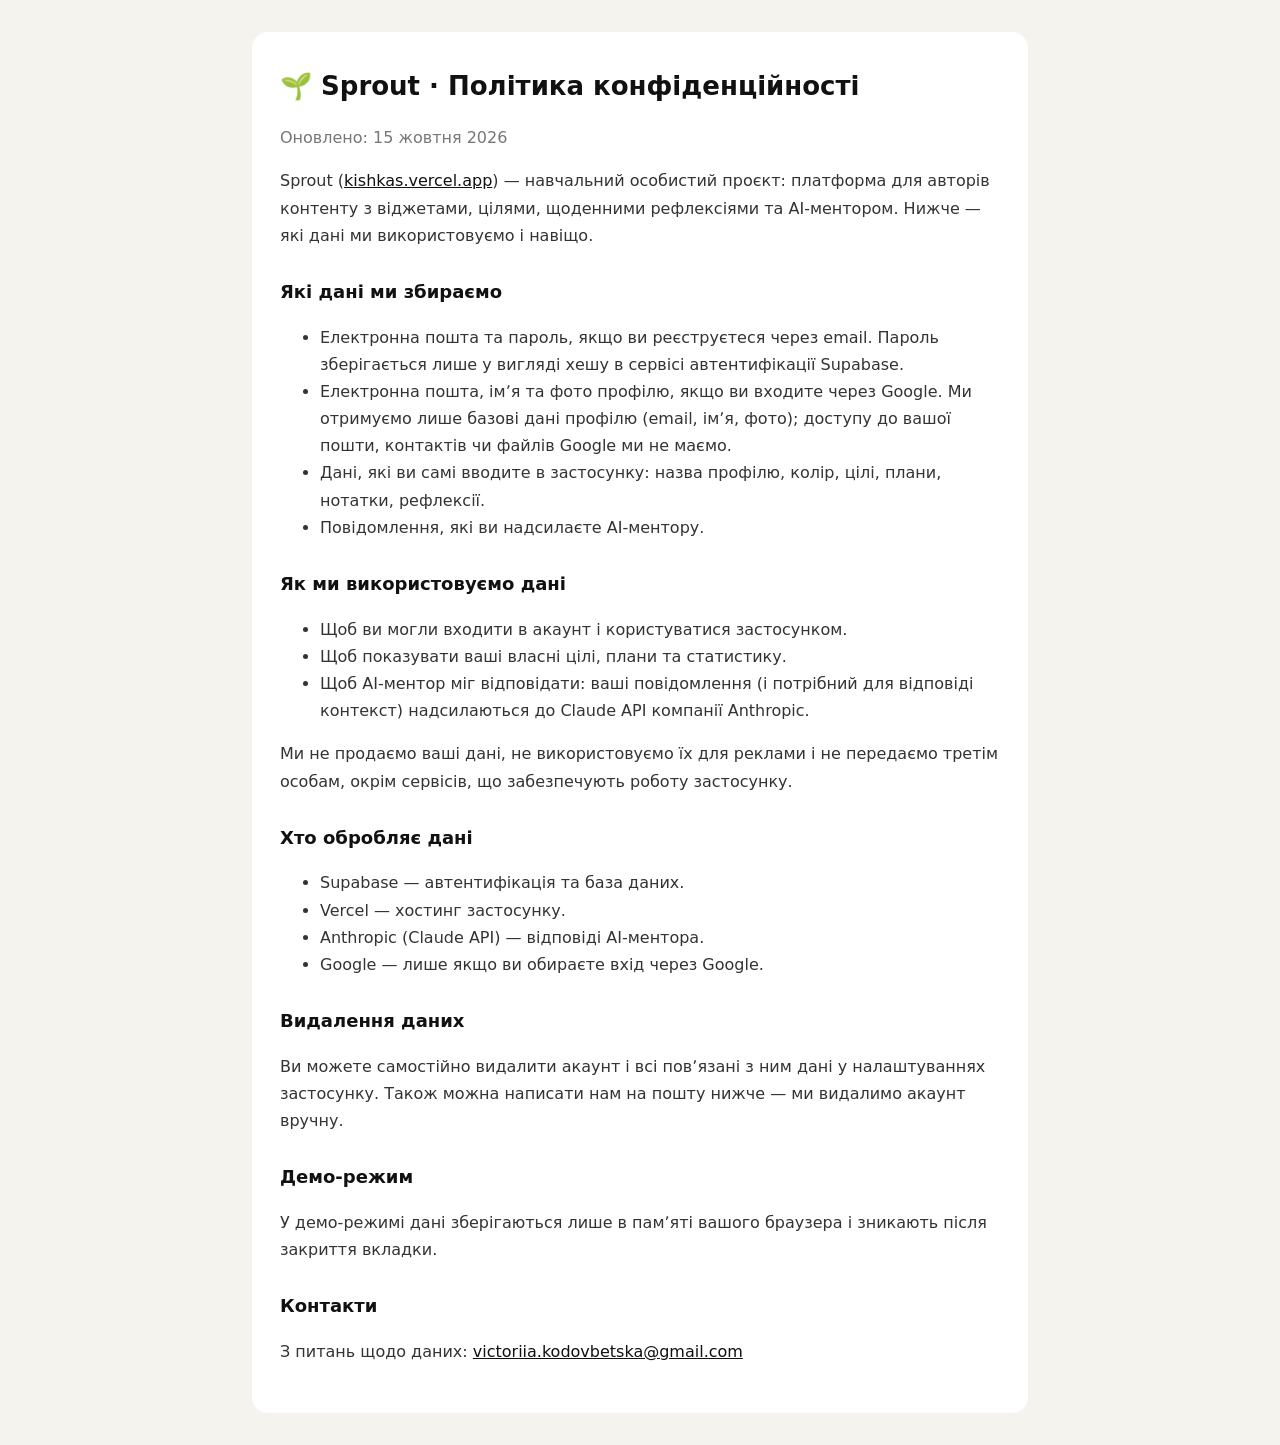
<file: privacy.html>
<!doctype html>
<html lang="uk">
<head>
<meta charset="utf-8">
<meta name="viewport" content="width=device-width,initial-scale=1">
<title>Політика конфіденційності · Sprout</title>
<link rel="icon" href="data:image/svg+xml,%3Csvg xmlns='http://www.w3.org/2000/svg' viewBox='0 0 100 100'%3E%3Ctext y='.9em' font-size='90'%3E🌱%3C/text%3E%3C/svg%3E">
<style>
body{font-family:system-ui,-apple-system,'Segoe UI',sans-serif;background:#F5F3EE;color:#111;line-height:1.7;margin:0;padding:32px 16px}
main{max-width:720px;margin:0 auto;background:#fff;border-radius:16px;padding:32px 28px}
h1{font-size:26px;margin:0 0 4px}h2{font-size:18px;margin:28px 0 6px}
p,li{color:#333}small,.muted{color:#777}a{color:#111}
</style>
</head>
<body>
<main>
<h1>🌱 Sprout · Політика конфіденційності</h1>
<p class="muted">Оновлено: 15 жовтня 2026</p>

<p>Sprout (<a href="https://kishkas.vercel.app">kishkas.vercel.app</a>) — навчальний особистий проєкт: платформа для авторів контенту з віджетами, цілями, щоденними рефлексіями та AI-ментором. Нижче — які дані ми використовуємо і навіщо.</p>

<h2>Які дані ми збираємо</h2>
<ul>
<li>Електронна пошта та пароль, якщо ви реєструєтеся через email. Пароль зберігається лише у вигляді хешу в сервісі автентифікації Supabase.</li>
<li>Електронна пошта, імʼя та фото профілю, якщо ви входите через Google. Ми отримуємо лише базові дані профілю (email, імʼя, фото); доступу до вашої пошти, контактів чи файлів Google ми не маємо.</li>
<li>Дані, які ви самі вводите в застосунку: назва профілю, колір, цілі, плани, нотатки, рефлексії.</li>
<li>Повідомлення, які ви надсилаєте AI-ментору.</li>
</ul>

<h2>Як ми використовуємо дані</h2>
<ul>
<li>Щоб ви могли входити в акаунт і користуватися застосунком.</li>
<li>Щоб показувати ваші власні цілі, плани та статистику.</li>
<li>Щоб AI-ментор міг відповідати: ваші повідомлення (і потрібний для відповіді контекст) надсилаються до Claude API компанії Anthropic.</li>
</ul>
<p>Ми не продаємо ваші дані, не використовуємо їх для реклами і не передаємо третім особам, окрім сервісів, що забезпечують роботу застосунку.</p>

<h2>Хто обробляє дані</h2>
<ul>
<li>Supabase — автентифікація та база даних.</li>
<li>Vercel — хостинг застосунку.</li>
<li>Anthropic (Claude API) — відповіді AI-ментора.</li>
<li>Google — лише якщо ви обираєте вхід через Google.</li>
</ul>

<h2>Видалення даних</h2>
<p>Ви можете самостійно видалити акаунт і всі повʼязані з ним дані у налаштуваннях застосунку. Також можна написати нам на пошту нижче — ми видалимо акаунт вручну.</p>

<h2>Демо-режим</h2>
<p>У демо-режимі дані зберігаються лише в памʼяті вашого браузера і зникають після закриття вкладки.</p>

<h2>Контакти</h2>
<p>З питань щодо даних: <a href="mailto:victoriia.kodovbetska@gmail.com">victoriia.kodovbetska@gmail.com</a></p>
</main>
</body>
</html>
</file>
